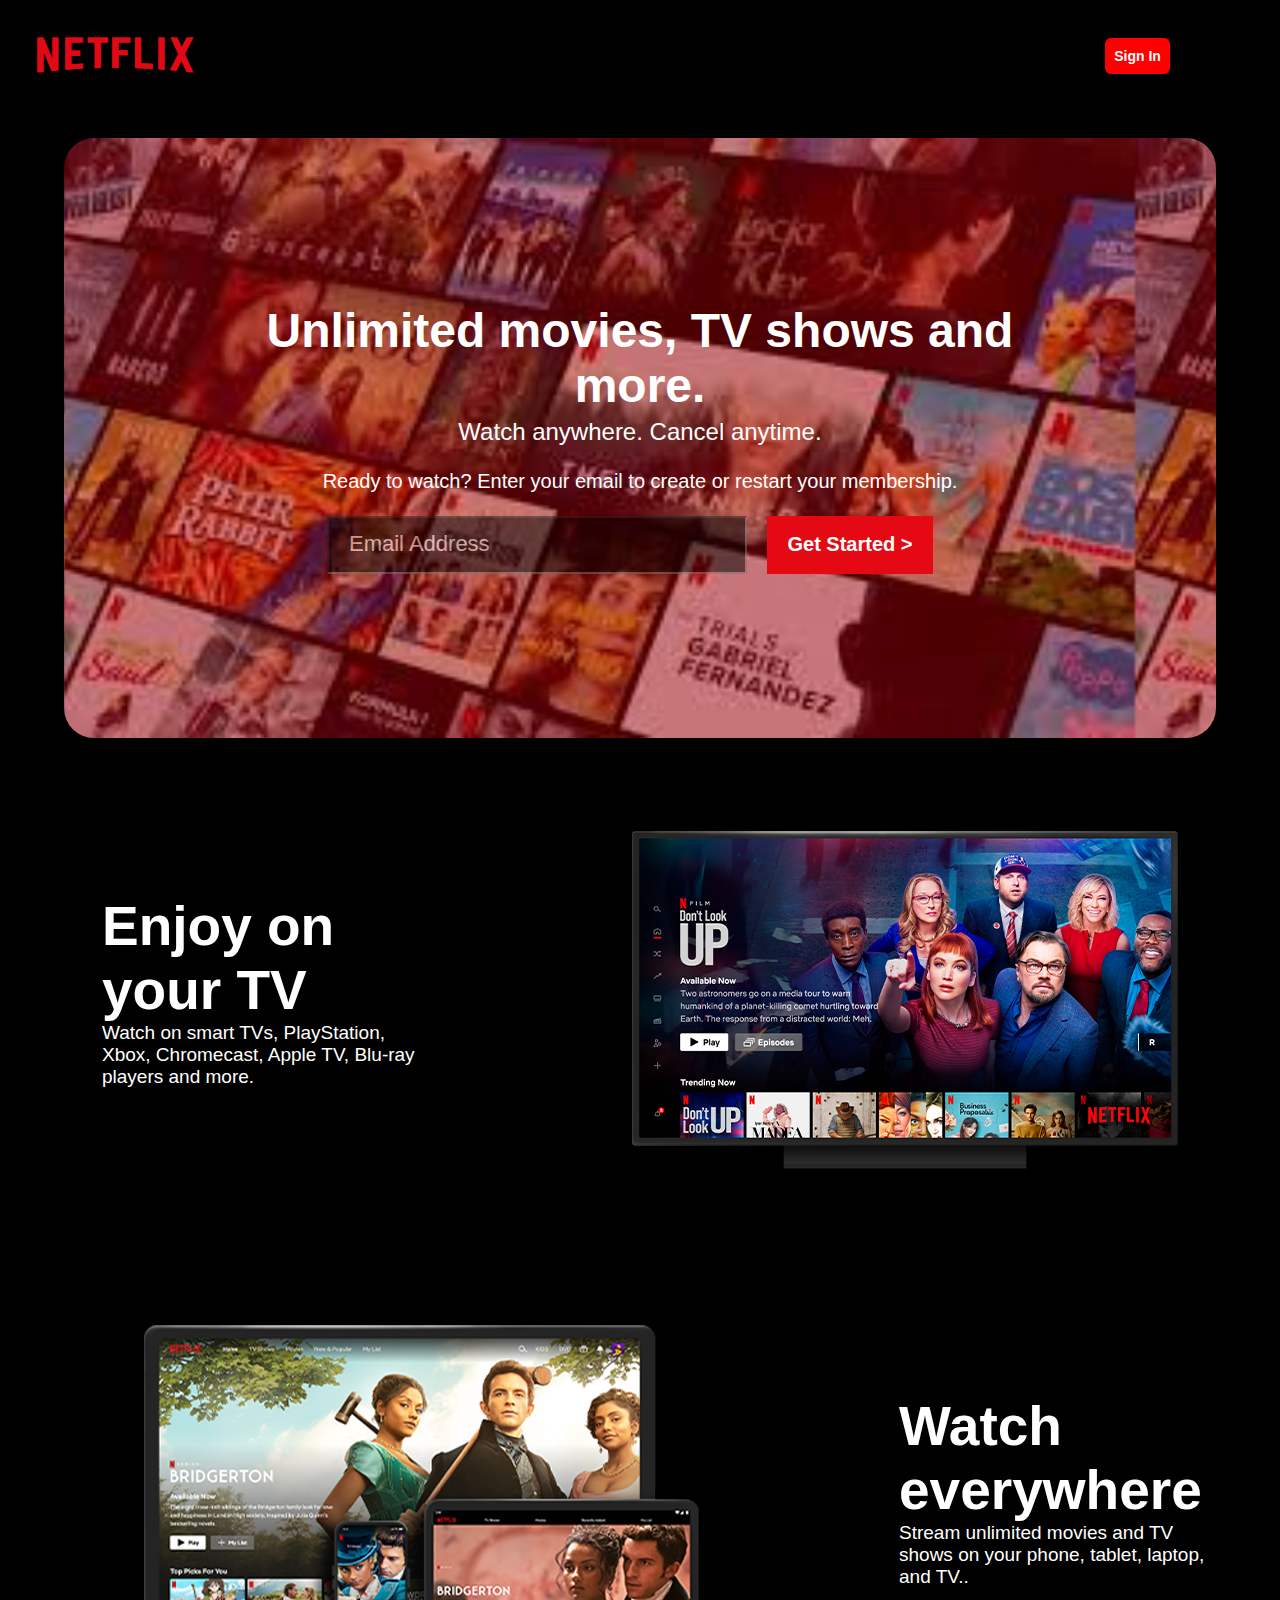
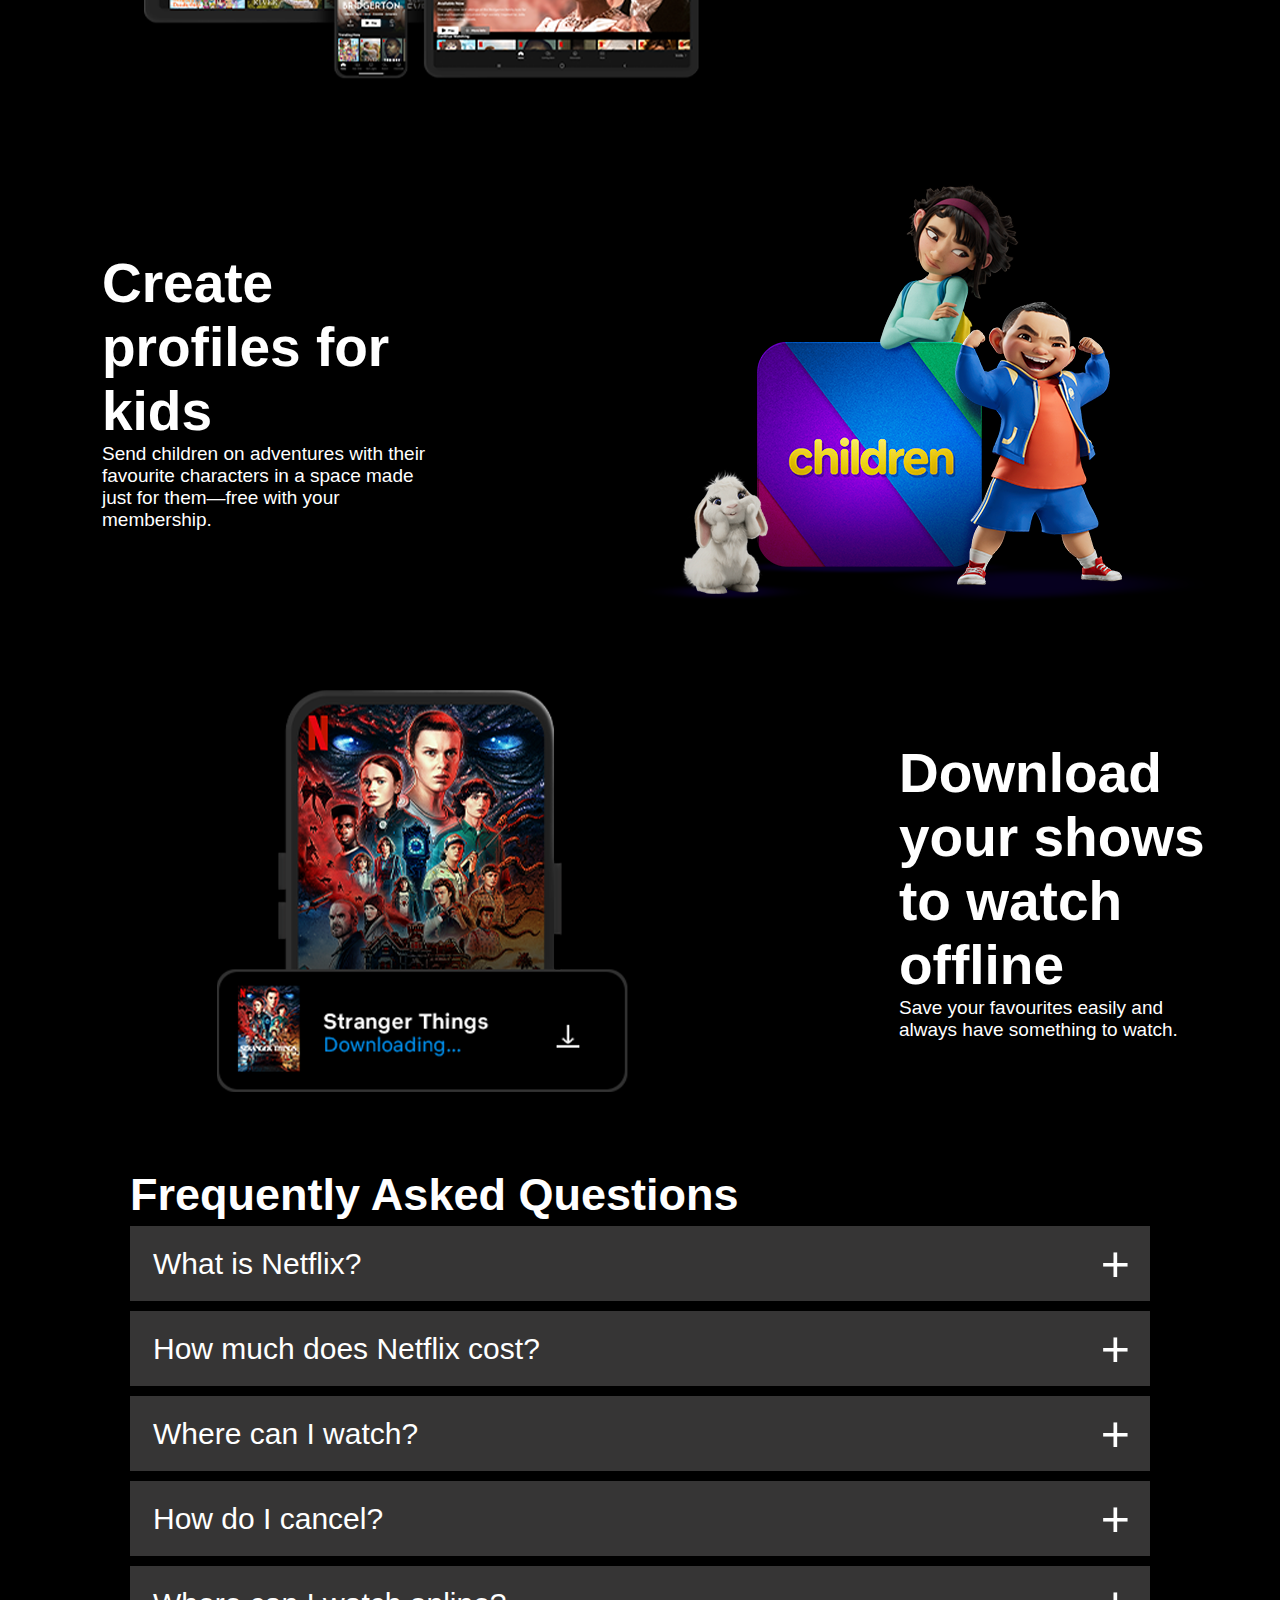
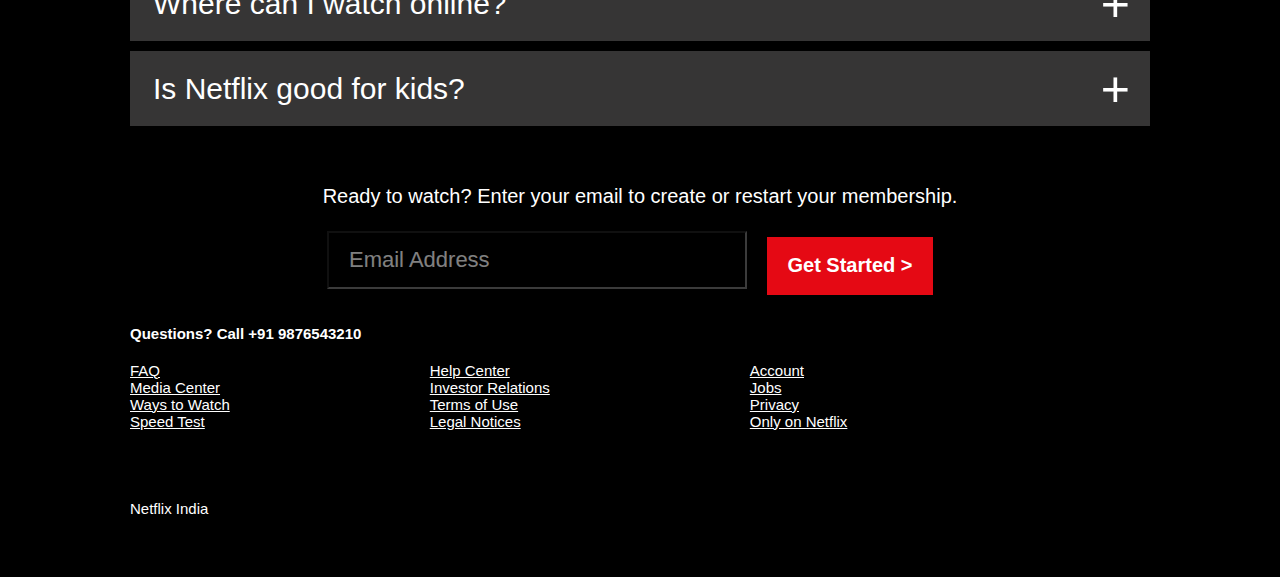
<file: Task-3/index.html>
<!DOCTYPE html>
<html lang="en">

<head>
    <meta charset="UTF-8">
    <meta name="viewport" content="width=device-width, initial-scale=1.0">
    <title>Netflix India - Watch TV Shows Online , Watch Movies Online</title>
    <link rel="stylesheet" href="style.css">
</head>

<body>
    <header>
        <div class="logo">
            <img src="logo.png" alt="Netflix logo" srcset="">
        </div>

        <div class="signin">
            <button>
                Sign In
            </button>
        </div>
    </header>

    <div class="searchbar">
        <div class="text">
            <center>
                <div class="unlimited">
                    Unlimited movies, TV shows and more. <br>
                </div>

                <div class="text2">
                    Watch anywhere. Cancel anytime. <br>
                </div>

                <div class="text3">
                    Ready to watch? Enter your email to create or restart your membership.
                </div>

                <div class="search">
                    <input type="text" placeholder="Email Address">

                    <div class="started">
                        <button>
                            Get Started >
                        </button>

                    </div>
                </div>
            </center>
        </div>
    </div>

    <div class="card1" id="card">
        <div class="frame1" id="frame">
            <b>Enjoy on your TV</b> <br>
            Watch on smart TVs, PlayStation, Xbox, Chromecast, Apple TV, Blu-ray players and more.
        </div>
        <div class="frame2" id="frame">
            <img src="img1.png" alt="Image 1">

        </div>
    </div>

    <div class="card1" id="card">
        <div class="frame2" id="frame">
            <img src="img2.png" alt="Image 1">

        </div>
        <div class="frame1" id="frame">
            <b>Watch everywhere</b> <br>
            Stream unlimited movies and TV shows on your phone, tablet, laptop, and TV..
        </div>
    </div>

    <div class="card1" id="card">
        <div class="frame1" id="frame">
            <b>Create profiles for kids</b> <br>
            Send children on adventures with their favourite characters in a space made just for them—free with your
            membership.
        </div>
        <div class="frame2" id="frame">
            <img src="img3.png" alt="Image 1">

        </div>
    </div>

    <div class="card1" id="card">
        <div class="frame2" id="frame">
            <img src="img4.png" alt="Image 1">

        </div>
        <div class="frame1" id="frame">
            <b>Download your shows to watch offline</b> <br>
            Save your favourites easily and always have something to watch.
        </div>
    </div>

    <br>

    <div class="faq" id="faq1">
        Frequently Asked Questions

        <div id="faq">
            <div id="sym1">What is Netflix?</div>
            <div id="plus">    +</div>
        </div>
        <div id="faq">
            <div id="sym1">How much does Netflix cost?</div>
            <div id="plus">    +</div>
        </div>
        <div id="faq">
            <div id="sym1">Where can I watch?</div>
            <div id="plus">    +</div>
        </div>
        <div id="faq">
            <div id="sym1">How do I cancel?</div>
            <div id="plus">    +</div>
        </div>
        <div id="faq">
            <div id="sym1">Where can I watch online?</div>
            <div id="plus">    +</div>
        </div>
        <div id="faq">
            <div id="sym1">Is Netflix good for kids?</div>
            <div id="plus">    +</div>
        </div>
        
        <div class="again">
            <div class="text3"><center>Ready to watch? Enter your email to create or restart your membership.</center></div>
            <div class="search">
        <input type="text" placeholder="Email Address">
        <div class="started">
            <button>
                Get Started >
            </button>
        </div>
    </div></div>
    <div class="queries"> Questions? Call +91 9876543210 <br></div>
    <div class="footer">
        <div id="item"><li><a href="FAQ">FAQ</a></li><li><a href="Media Center">Media Center</a></li><li><a href="Ways to Watch">Ways to Watch</a></li><li><a href="Speed Test">Speed Test</a></li></div>
        <div id="item"><li><a href="Help Center">Help Center</a></li><li><a href="Investor Relations">Investor Relations</a></li><li><a href="Terms of Use">Terms of Use</a></li><li><a href="Legal Notices">Legal Notices</a></li></div>
        <div id="item"><li><a href="Account">Account</a></li><li><a href="Jobs">Jobs</a></li><li><a href="Privacy">Privacy</a></li><li><a href="Only on Netflix">Only on Netflix</a></li></div>
        
    </div>
    <div class="netflix">
        Netflix India
    </div>
</div>


</body>

</html>
</file>
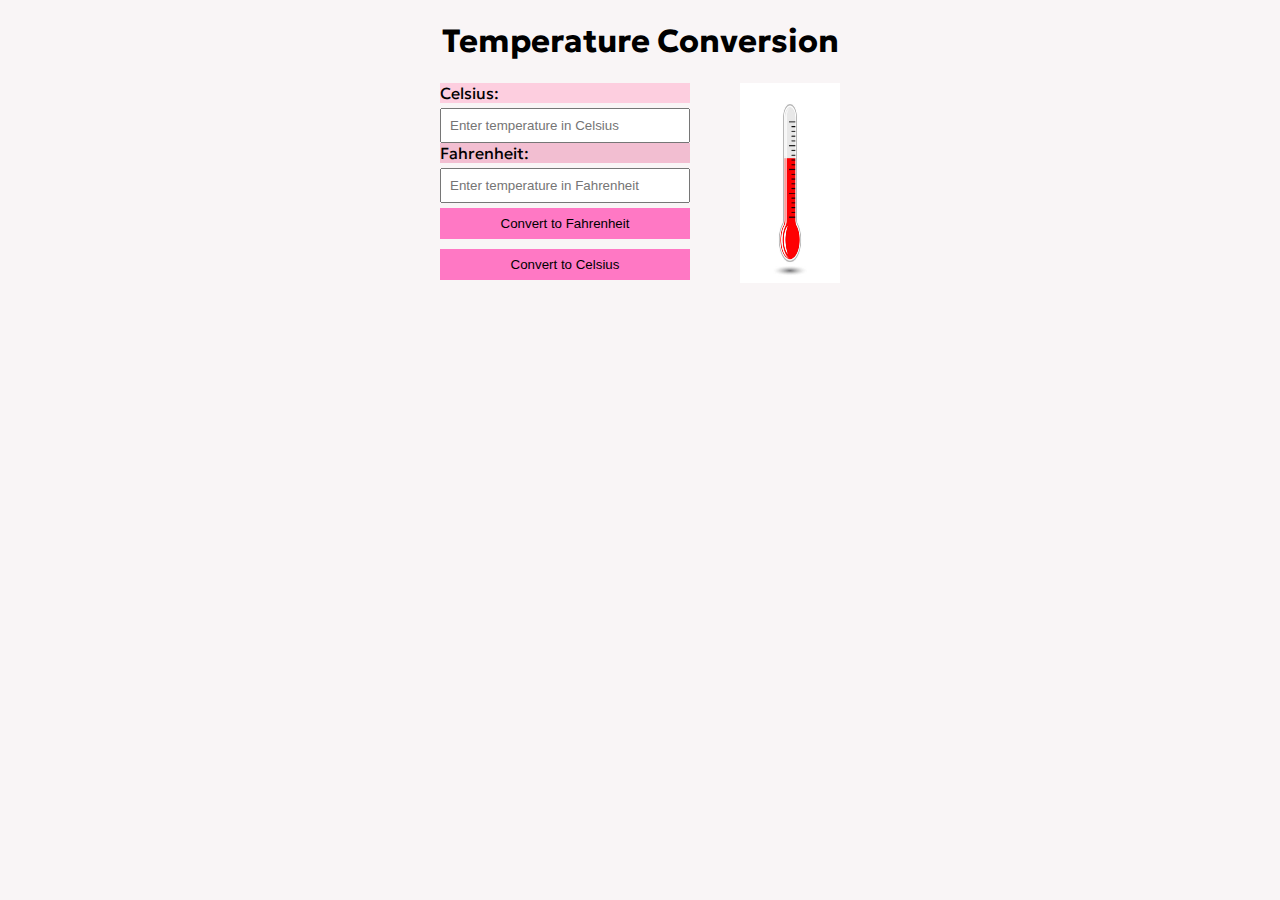
<file: Task-2/task2.html>
<!DOCTYPE html>
<html>
<head>
    <title>Temperature Conversion</title>
    <link rel="stylesheet" href="style.css">
    <script src="script.js"></script>
</head>
<body>
    <h1>Temperature Conversion</h1>
    <div class="container">
        
        <div class="calculate">
            <label for="celsius" style="background-color: #FDCEDF;">Celsius:</label>
        <input type="number" id="celsius" placeholder="Enter temperature in Celsius" />
        
        <label for="fahrenheit" style="background-color: #F2BED1;">Fahrenheit:</label>
        <input type="number" id="fahrenheit" placeholder="Enter temperature in Fahrenheit" />
        
        <button onclick="convertToFahrenheit()">Convert to Fahrenheit</button>
        <button onclick="convertToCelsius()">Convert to Celsius</button>    
        </div>

        <div class="logo">
            <img src="thermometer.jpg" alt="Thermometer" style="width: 100px; height : 200px;">
        </div>
        
        
    </div>
    <div id="result"></div>
    
    
</body>
</html>
</file>
<file: Task-3/style.css>
* {
    padding: 0;
    margin: 0;
}

body {
    background-color: black;
    font-family: Netflix Sans, Helvetica Neue, Segoe UI, Roboto, Ubuntu, sans-serif;
    color: white;
}

header {
    width: 100vw;
    height: 15vh;
    display: flex;
    justify-content: space-between;
}


.logo img {
    width: 231px;
    height: 110px;
}


.signin {
    padding: 38px 110px;
    display: flex;
}

.signin button {
    background-color: red;
    width: 65px;
    height: 36px;
    border-radius: 6px;
    border: 2px solid red;
    color: white;
    font-size: 14px;
    font-weight: bold;
}

.searchbar {
    background-image: url('searchbar.jpeg');
    width: 90vw;
    height: 600px;
    background-size: contain;
    margin: 3px auto;
    border-radius: 30px;
    color: white;
    font-weight: bolder;
    font-size: larger;
    align-items: center;
    display: flex;
    justify-content: center;
}

.text {
    flex-basis: 50%;
    padding: 0;
    z-index: 1;
    width: 100%;
}

.unlimited {
    font-size: 3rem;
    font-weight: 800;
    width: 800px;
}

.text2 {
    font-size: 1.5rem;
    font-weight: 400;
    margin: 5px 0px;
}

.text3 {
    font-size: 1.25rem;
    font-weight: 400;
    line-height: 1.875rem;
    margin: 20px 0px;
}

.search {
    display: flex;
    justify-content: center;
}


.started button {
    background: rgb(229, 9, 20);
    color: white;
    border: 2px solid rgb(229, 9, 20);
    width: 166px;
    margin: auto 20px;
    height: 58px;
    padding: 0px;
    font-size: 20px;
    font-weight: bolder;
}

.search input {
    height: 58px;
    width: 420px;
    opacity: 0.5;
    background-color: black;
    color: white;
    box-sizing: border-box;
    padding: 20px;
    font-size: 20px;
}

::placeholder {
    color: white;
    opacity: 3;
    font-size: 22px;
}

button:hover {
    background-color: rgba(188, 5, 5, 0.881);
    border: 2px solid rgba(188, 5, 5, 0.881);
    transition: all 0.2s ease-in;
}

#card {
    display: flex;
    width: 100vw;
    height: 500px;
}

#frame {
    display: flex;
    flex-direction: column;
    justify-content: space-around;
    color: white;
    margin: 10px 55px;
    align-items: center;
    font-size: 19px;
    padding-left: 47px;
}

#frame b {
    display: contents;
    font-size: 55px;
}

#faq1 {
    display: flex;
    flex-direction: column;
    margin: 10px 130px;
    font-weight: bolder;
    font-size: 45px;
    justify-content: left;
}

#faq {
    display: flex;
    font-size: 30px;
    margin: 3px 0px;
    justify-content: space-between;
    margin: 5px 0px;
    height: 75px;
    align-items: center;
    background-color: rgb(54, 53, 53);
    font-weight: lighter;
}

#faq:hover {
    background: rgb(119, 118, 118);
    transition: all 0.1s ease-in;
}

#sym1 {
    padding: 0px 23px;
}

#plus {
    padding: 0px 20px;
    font-size: 50px;
    font-weight: lighter;
}

.again {
    margin: 30px auto;
}
.queries{
    font-size: 15px;
}

.footer{
    display: flex;
    font-size: 15px;
}

#item{
    font-weight: lighter;
margin: 20px 200px 50px 0px;
}

a {
    color: white;
}

li{
    list-style-type: none;
}

.netflix{
    font-size: 15px;
    font-weight: lighter;
    margin: 20px 200px 50px 0px;
}
</file>
<file: Task-2/style.css>
@import url('https://fonts.googleapis.com/css2?family=Geologica&display=swap');
body {
    font-family: 'Geologica', sans-serif;
    margin: 20px;
    background-color: #F9F5F6;
}

h1 {
    text-align: center;
}

.container {
    max-width: 400px;
    margin: 0 auto;
    display: flex;
    
}

.calculate{
    padding-right: 50px;
}


label {
    display: block;
    margin-bottom: 5px;
}

input[type="number"] {
    width: 100%;
    padding: 8px;
    box-sizing: border-box;
}

button {
    width: 100%;
    padding: 8px;
    background-color: #FF78C4;
    color: black;
    border: none;
    cursor: pointer;
    margin: 5px auto;
}

#result {
    margin-top: 10px;
    font-weight: bold;
}
</file>
